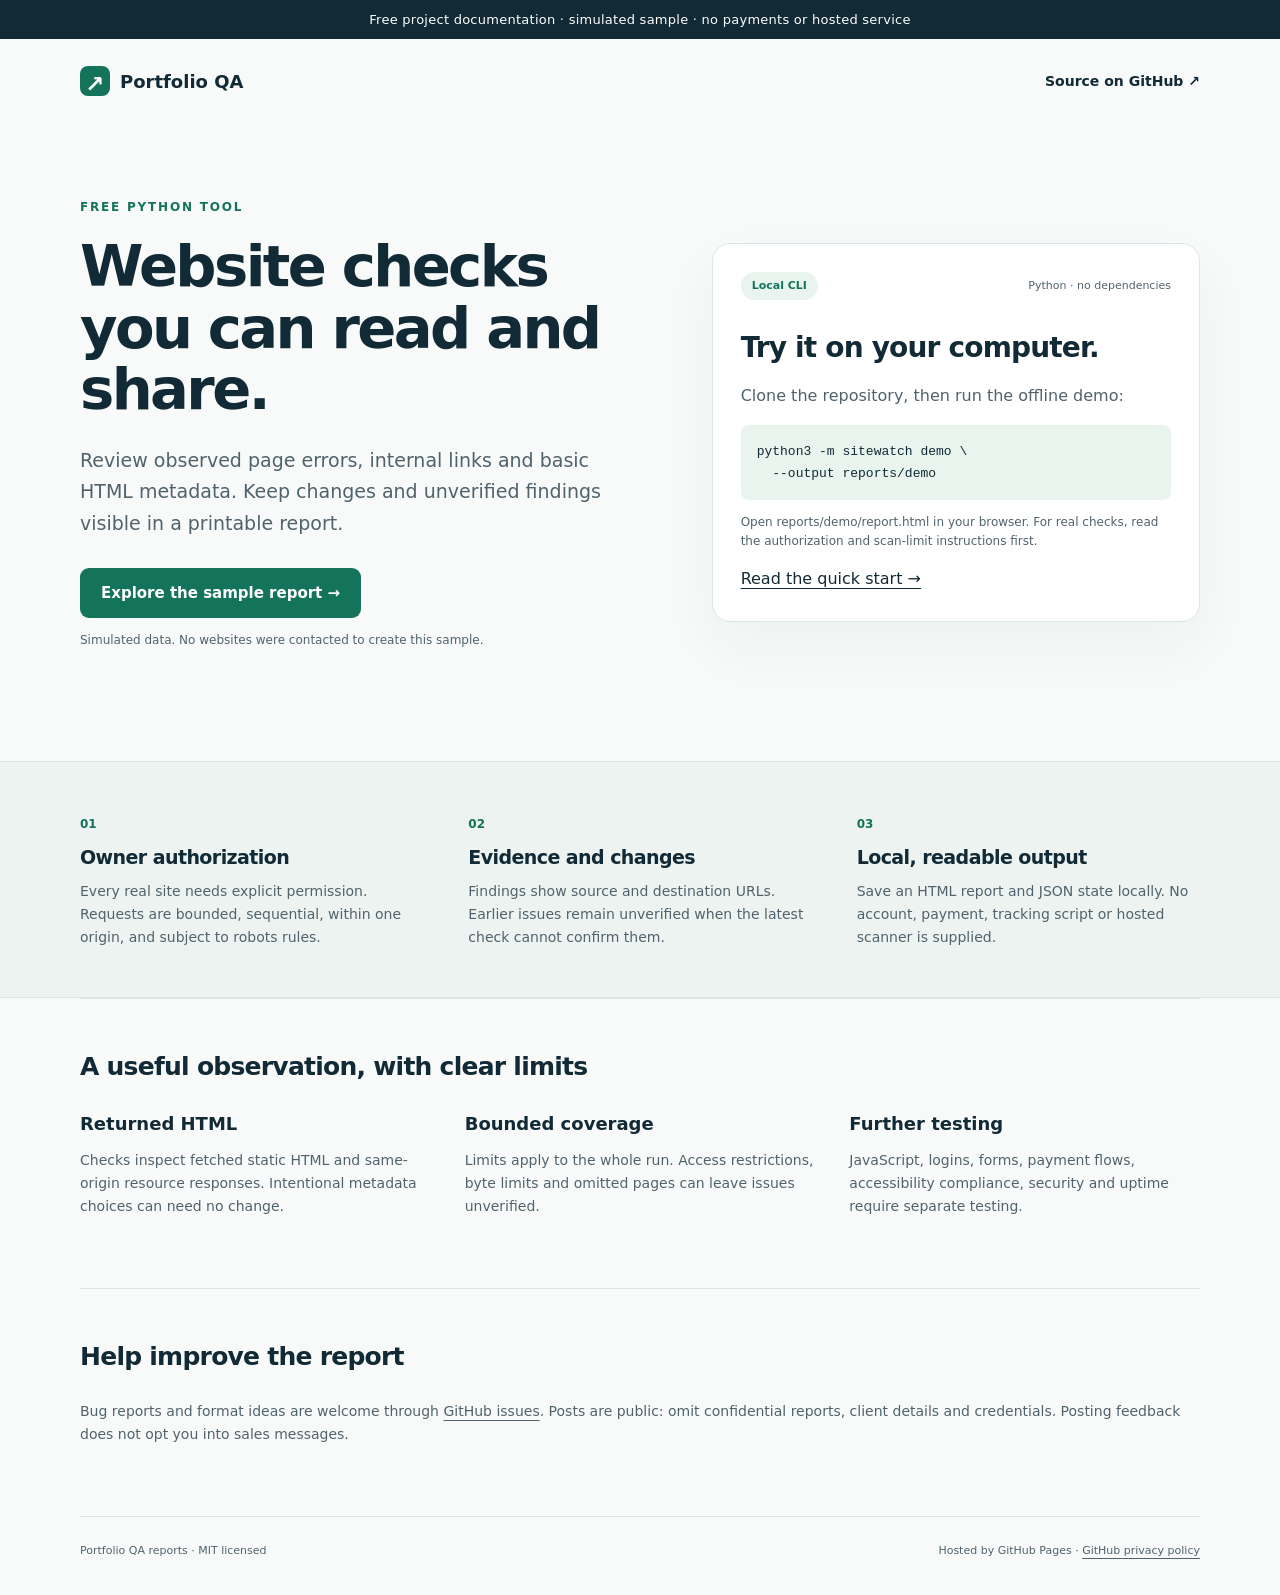
<file: docs/index.html>
<!doctype html>
<html lang="en">
<head>
  <meta charset="utf-8"><meta name="viewport" content="width=device-width,initial-scale=1">
  <meta name="description" content="Free Python website QA tool with a simulated sample report. Bounded owner-authorized static HTML checks, issue changes, and clear limits.">
  <title>Portfolio QA reports — free tool and sample</title>
  <link rel="stylesheet" href="style.css">
</head>
<body>
  <div class="preview">Free project documentation · simulated sample · no payments or hosted service</div>
  <header class="wrap nav"><a class="wordmark" href="./"><span class="mark" aria-hidden="true">↗</span> Portfolio QA</a><a href="https://github.com/GennaroBaratta/portfolio-qa-reports">Source on GitHub ↗</a></header>
  <main>
    <section class="wrap hero">
      <div><p class="eyebrow">Free Python tool</p><h1>Website checks you can read and share.</h1><p class="lead">Review observed page errors, internal links and basic HTML metadata. Keep changes and unverified findings visible in a printable report.</p><a class="button" href="demo/report.html">Explore the sample report →</a><p class="caption">Simulated data. No websites were contacted to create this sample.</p></div>
      <aside class="report-card"><div class="card-top"><span class="tag">Local CLI</span><span class="muted">Python · no dependencies</span></div><h2>Try it on your computer.</h2><p class="muted">Clone the repository, then run the offline demo:</p><pre style="white-space:pre-wrap;overflow-wrap:anywhere;font-size:13px;background:var(--mint);padding:16px;border-radius:8px">python3 -m sitewatch demo \
  --output reports/demo</pre><p class="caption">Open reports/demo/report.html in your browser. For real checks, read the authorization and scan-limit instructions first.</p><a href="https://github.com/GennaroBaratta/portfolio-qa-reports#quick-start">Read the quick start →</a></aside>
    </section>
    <section class="band"><div class="wrap steps"><article><span class="step">01</span><h2>Owner authorization</h2><p>Every real site needs explicit permission. Requests are bounded, sequential, within one origin, and subject to robots rules.</p></article><article><span class="step">02</span><h2>Evidence and changes</h2><p>Findings show source and destination URLs. Earlier issues remain unverified when the latest check cannot confirm them.</p></article><article><span class="step">03</span><h2>Local, readable output</h2><p>Save an HTML report and JSON state locally. No account, payment, tracking script or hosted scanner is supplied.</p></article></div></section>
    <section class="wrap scope"><h2>A useful observation, with clear limits</h2><div class="scope-grid"><article><h3>Returned HTML</h3><p>Checks inspect fetched static HTML and same-origin resource responses. Intentional metadata choices can need no change.</p></article><article><h3>Bounded coverage</h3><p>Limits apply to the whole run. Access restrictions, byte limits and omitted pages can leave issues unverified.</p></article><article><h3>Further testing</h3><p>JavaScript, logins, forms, payment flows, accessibility compliance, security and uptime require separate testing.</p></article></div></section>
    <section class="wrap scope"><h2>Help improve the report</h2><p class="muted">Bug reports and format ideas are welcome through <a href="https://github.com/GennaroBaratta/portfolio-qa-reports/issues">GitHub issues</a>. Posts are public: omit confidential reports, client details and credentials. Posting feedback does not opt you into sales messages.</p></section>
  </main>
  <footer class="wrap footer"><span>Portfolio QA reports · MIT licensed</span><span>Hosted by GitHub Pages · <a href="https://docs.github.com/en/site-policy/privacy-policies/github-general-privacy-statement">GitHub privacy policy</a></span></footer>
</body>
</html>
</file>
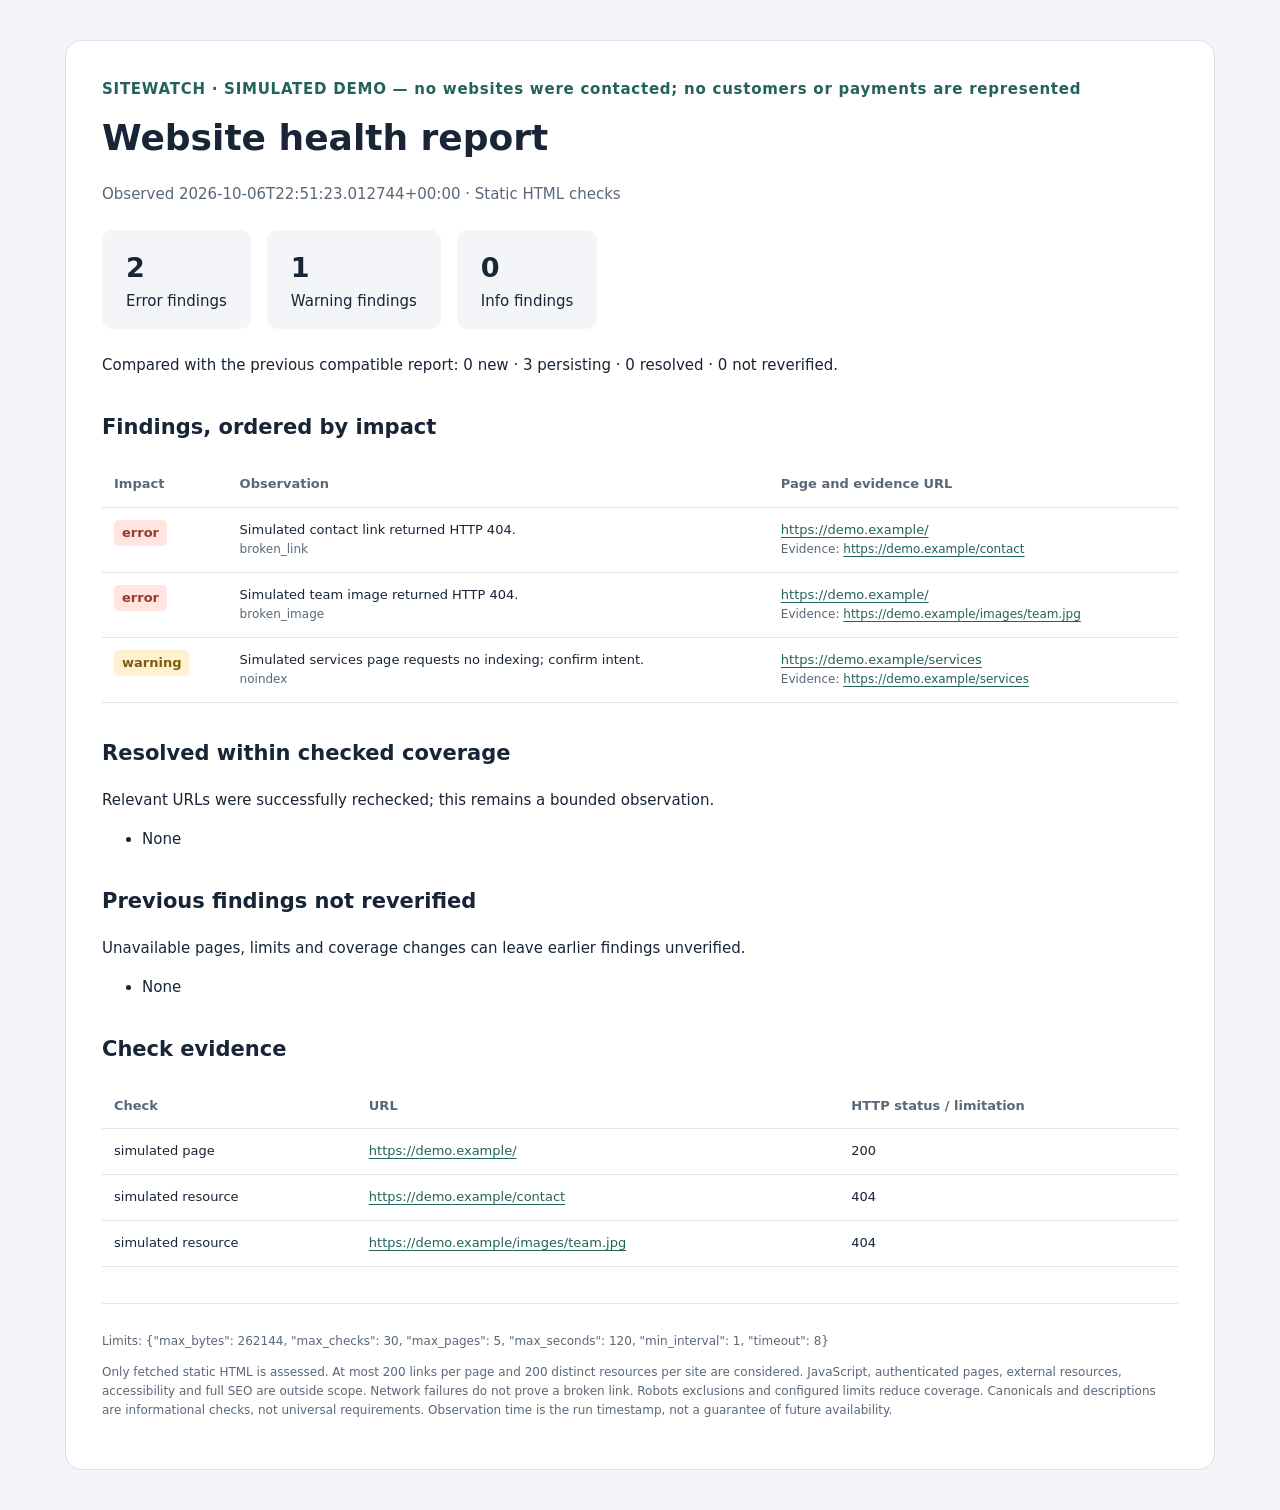
<file: docs/demo/report.html>
<!doctype html><html lang="en"><meta charset="utf-8"><meta name="viewport" content="width=device-width, initial-scale=1"><title>Sitewatch health report</title><style>
    *{box-sizing:border-box}body{margin:0;background:#f3f5f8;color:#172536;font:15px/1.6 system-ui,sans-serif}main{max-width:1150px;margin:40px auto;padding:36px;background:#fff;border:1px solid #d8e0e9;border-radius:16px}h1{font-size:36px;margin:8px 0}h2{margin-top:34px;font-size:21px}.eyebrow{color:#24625c;font-weight:700;letter-spacing:.05em}.muted,small{color:#586879}small{display:block;font-size:12px}.summary{display:flex;flex-wrap:wrap;gap:16px;margin:24px 0}.card{background:#f3f5f8;padding:16px 24px;border-radius:10px;min-width:140px}.card strong{display:block;font-size:27px}table{border-collapse:collapse;width:100%;font-size:13px}th{text-align:left;color:#586879}td,th{padding:12px;border-bottom:1px solid #e0e6ed;vertical-align:top;overflow-wrap:anywhere}td:last-child{max-width:420px}.badge{display:inline-block;padding:3px 8px;border-radius:5px;font-weight:700;white-space:nowrap;overflow-wrap:normal}.error{background:#ffe4df;color:#923d30}.warning{background:#fff0cf;color:#7c5c10}.info{background:#e8eef5;color:#435971}footer{margin-top:36px;border-top:1px solid #e0e6ed;padding-top:16px;font-size:12px;color:#586879}@media(max-width:600px){main{margin:0;padding:20px;border:0;border-radius:0}td,th{padding:8px}.findings thead{display:none}.findings,.findings tbody,.findings tr,.findings td{display:block;width:100%}.findings tr{margin:12px 0;padding:12px 16px;border:1px solid #e0e6ed;border-radius:10px}.findings td{max-width:none;border:0;padding:6px 0}.findings td::before{content:attr(data-label);display:block;color:#586879;font-size:11px;font-weight:700}.evidence th:first-child,.evidence td:first-child{width:24%}.evidence th:last-child,.evidence td:last-child{width:30%}}a{color:#24625c;text-underline-offset:3px}@media print{body{background:white}main{border:0;margin:0;padding:0;max-width:none}tr{break-inside:avoid}.card{border:1px solid #ddd}h2{break-after:avoid}}
    </style><main><div class="eyebrow">SITEWATCH · SIMULATED DEMO — no websites were contacted; no customers or payments are represented</div><h1>Website health report</h1><p class='muted'>Observed 2026-10-06T22:51:23.012744+00:00 · Static HTML checks</p><div class='summary'><div class='card'><strong>2</strong>Error findings</div><div class='card'><strong>1</strong>Warning findings</div><div class='card'><strong>0</strong>Info findings</div></div><p>Compared with the previous compatible report: 0 new · 3 persisting · 0 resolved · 0 not reverified.</p><h2>Findings, ordered by impact</h2><table class='findings'><thead><tr><th>Impact</th><th>Observation</th><th>Page and evidence URL</th></tr></thead><tbody><tr><td data-label='Impact'><span class='badge error'>error</span></td><td data-label='Observation'>Simulated contact link returned HTTP 404.<small>broken_link</small></td><td data-label='Page and evidence'><a href="https://demo.example/">https://demo.example/</a><small>Evidence: <a href="https://demo.example/contact">https://demo.example/contact</a></small></td></tr><tr><td data-label='Impact'><span class='badge error'>error</span></td><td data-label='Observation'>Simulated team image returned HTTP 404.<small>broken_image</small></td><td data-label='Page and evidence'><a href="https://demo.example/">https://demo.example/</a><small>Evidence: <a href="https://demo.example/images/team.jpg">https://demo.example/images/team.jpg</a></small></td></tr><tr><td data-label='Impact'><span class='badge warning'>warning</span></td><td data-label='Observation'>Simulated services page requests no indexing; confirm intent.<small>noindex</small></td><td data-label='Page and evidence'><a href="https://demo.example/services">https://demo.example/services</a><small>Evidence: <a href="https://demo.example/services">https://demo.example/services</a></small></td></tr></tbody></table><h2>Resolved within checked coverage</h2><p>Relevant URLs were successfully rechecked; this remains a bounded observation.</p><ul><li>None</li></ul><h2>Previous findings not reverified</h2><p>Unavailable pages, limits and coverage changes can leave earlier findings unverified.</p><ul><li>None</li></ul><h2>Check evidence</h2><table class='evidence'><tr><th>Check</th><th>URL</th><th>HTTP status / limitation</th></tr><tr><td>simulated page</td><td><a href="https://demo.example/">https://demo.example/</a></td><td>200</td></tr><tr><td>simulated resource</td><td><a href="https://demo.example/contact">https://demo.example/contact</a></td><td>404</td></tr><tr><td>simulated resource</td><td><a href="https://demo.example/images/team.jpg">https://demo.example/images/team.jpg</a></td><td>404</td></tr></table><footer><p>Limits: {&quot;max_bytes&quot;: 262144, &quot;max_checks&quot;: 30, &quot;max_pages&quot;: 5, &quot;max_seconds&quot;: 120, &quot;min_interval&quot;: 1, &quot;timeout&quot;: 8}</p><p>Only fetched static HTML is assessed. At most 200 links per page and 200 distinct resources per site are considered. JavaScript, authenticated pages, external resources, accessibility and full SEO are outside scope. Network failures do not prove a broken link. Robots exclusions and configured limits reduce coverage. Canonicals and descriptions are informational checks, not universal requirements. Observation time is the run timestamp, not a guarantee of future availability.</p></footer></main></html>
</file>
<file: docs/style.css>
:root{color-scheme:light;--ink:#112a35;--muted:#50636c;--paper:#f7faf9;--line:#dce6e4;--green:#14735b;--mint:#e9f4ef;--radius:18px}
*{box-sizing:border-box}html{scroll-behavior:smooth}body{margin:0;background:var(--paper);color:var(--ink);font:16px/1.65 system-ui,-apple-system,BlinkMacSystemFont,"Segoe UI",sans-serif}a{color:inherit;text-underline-offset:4px}a:focus-visible{outline:3px solid #df7900;outline-offset:5px}.wrap{width:min(1120px,calc(100% - 48px));margin-inline:auto}.preview{text-align:center;padding:9px 20px;background:var(--ink);color:#fff;font-size:13px;letter-spacing:.02em}.nav{display:flex;justify-content:space-between;align-items:center;padding-block:27px;gap:20px}.nav a{text-decoration:none;font-size:14px;font-weight:600}.wordmark{display:flex;align-items:center;gap:10px;font-size:18px!important}.mark{display:grid;place-items:center;width:30px;height:30px;background:var(--green);color:white;border-radius:8px;font-size:23px}.hero{display:grid;grid-template-columns:1.15fr 1fr;align-items:center;gap:70px;padding-block:75px 95px}.eyebrow{color:var(--green);font-size:12px;text-transform:uppercase;font-weight:750;letter-spacing:.15em;margin:0 0 18px}h1{font-size:clamp(36px,4.5vw,59px);line-height:1.07;letter-spacing:-.045em;margin:0 0 24px;max-width:660px}h2{font-size:31px;line-height:1.25;letter-spacing:-.03em;margin:0 0 18px}h3{font-size:18px;margin:0 0 10px}p{margin:0 0 16px}.lead{font-size:19px;color:var(--muted);max-width:560px;margin-bottom:29px}.small{font-size:18px}.muted{color:var(--muted)}.button{display:inline-flex;justify-content:center;align-items:center;gap:19px;min-height:50px;padding:12px 21px;background:var(--green);color:#fff;text-decoration:none;font-size:15px;font-weight:650;border-radius:9px}.button:hover{background:#0c5946}.caption{font-size:12px;line-height:1.55;color:var(--muted);margin-top:13px}.report-card{background:white;border:1px solid var(--line);box-shadow:0 24px 60px #15372b0b;border-radius:var(--radius);padding:28px}.card-top{display:flex;align-items:center;justify-content:space-between;gap:12px;font-size:11px;margin-bottom:30px}.tag{border-radius:20px;padding:5px 11px;background:var(--mint);color:var(--green);font-weight:700}.report-card h2{font-size:28px}.sample-row{display:flex;align-items:flex-start;gap:13px;border-top:1px solid var(--line);padding:19px 0;font-size:13px}.sample-row p{font-size:12px;line-height:1.55;color:var(--muted);margin:4px 0 0}.dot{width:8px;height:8px;flex-shrink:0;border-radius:50%;margin-top:7px}.error{background:#c45d51}.warning{background:#bb861c}.calm{background:var(--green)}.priority{margin-left:auto;color:var(--muted);font-size:10px;border:1px solid var(--line);padding:2px 6px;border-radius:4px}.card-note{font-size:11px;color:var(--muted);border-top:1px solid var(--line);padding-top:17px}.band{background:#edf3f1;border-block:1px solid var(--line)}.steps{display:grid;grid-template-columns:repeat(3,1fr);gap:45px;padding-block:48px}.steps h2{font-size:19px;margin-block:10px}.steps p,.scope p{color:var(--muted);font-size:14px;margin-bottom:0}.step{color:var(--green);font-size:12px;font-weight:750}.offer{display:grid;grid-template-columns:1fr 1fr;gap:100px;align-items:center;padding-block:85px}.offer .muted{font-size:14px;max-width:470px}.price-card{background:white;border:1px solid var(--line);padding:31px;border-radius:var(--radius)}.plan-name{font-size:14px;font-weight:650}.price{font-size:49px;font-weight:750;line-height:1.2;letter-spacing:-.04em}.price span{font-size:13px;font-weight:400;letter-spacing:0;color:var(--muted);margin-left:12px;white-space:nowrap}.price-card ul{padding-left:20px;font-size:14px;line-height:2.2;margin-block:19px}.secondary{background:var(--mint);color:var(--green);width:100%;font-size:14px}.secondary:hover{background:#d8ebe1}.scope{border-top:1px solid var(--line);padding-block:52px 70px}.scope h2{font-size:25px;margin-bottom:27px}.scope-grid{display:grid;grid-template-columns:repeat(3,1fr);gap:34px}.footer{border-top:1px solid var(--line);padding-block:25px 35px;display:flex;justify-content:space-between;gap:25px;font-size:11px;color:var(--muted)}
@media(max-width:900px){.hero{gap:35px;padding-block:45px 60px}.offer{gap:45px;padding-block:60px}.report-card{padding:21px}.steps{gap:25px}.priority{display:none}}
@media(max-width:680px){.wrap{width:calc(100% - 36px)}.nav{padding-block:20px}.nav a{font-size:12px}.wordmark{font-size:16px!important}.hero{grid-template-columns:1fr;gap:33px;padding-block:32px 45px}h1{max-width:520px}h2{font-size:27px}.lead{font-size:17px}.card-top{margin-bottom:21px}.report-card{padding:23px}.steps{grid-template-columns:1fr;gap:27px;padding-block:35px}.offer{grid-template-columns:1fr;gap:24px;padding-block:48px}.price-card{padding:25px}.scope-grid{grid-template-columns:1fr;gap:25px}.scope{padding-block:37px 45px}.footer{flex-direction:column;gap:9px}.price span{font-size:12px}.preview{font-size:11px}}
@media(prefers-reduced-motion:reduce){html{scroll-behavior:auto}}
</file>
